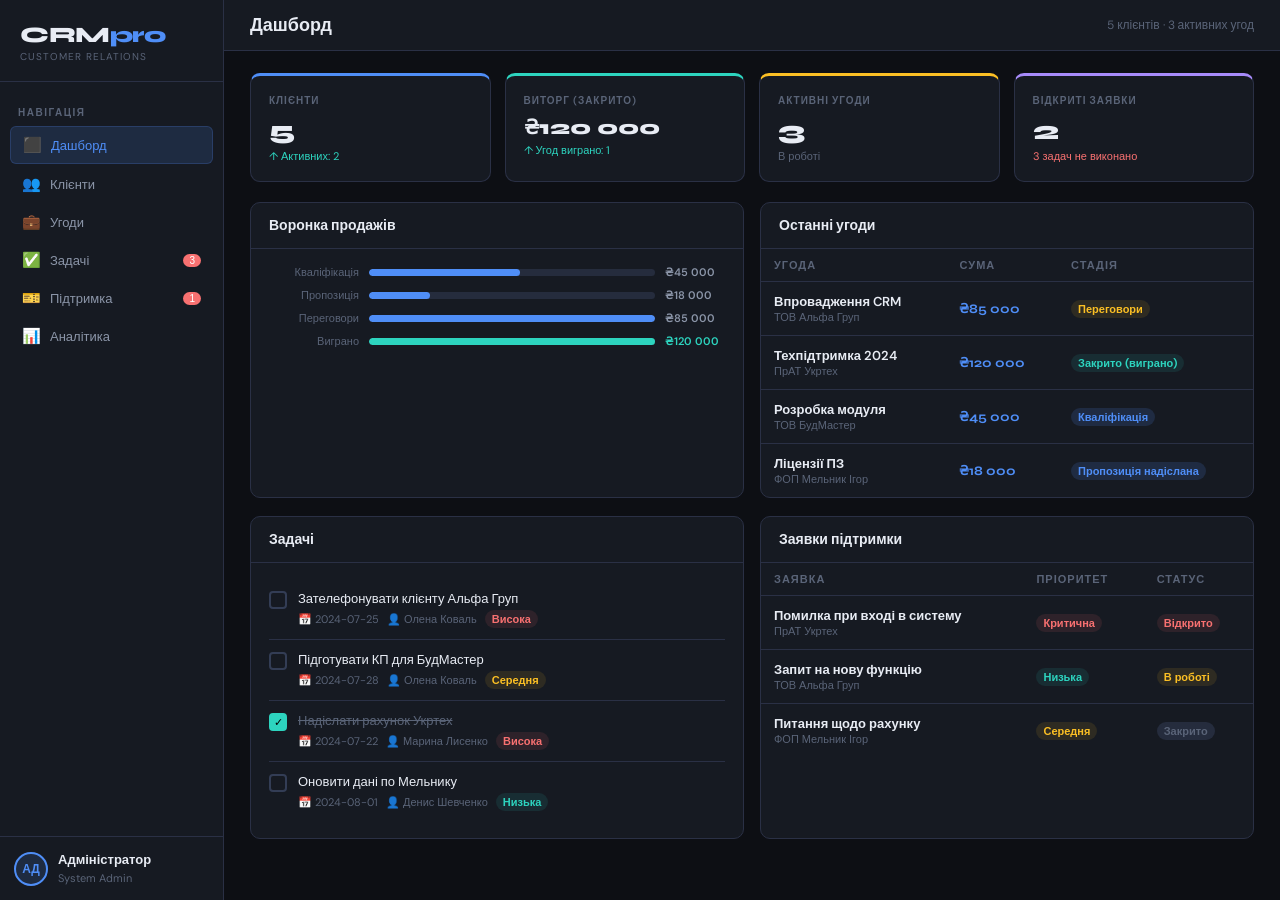
<file: CRMpro.html>
<!DOCTYPE html>
<html lang="uk">
<head>
<meta charset="UTF-8"/>
<meta name="viewport" content="width=device-width, initial-scale=1.0"/>
<title>CRMpro — Customer Relationship Management</title>
<link href="https://fonts.googleapis.com/css2?family=Syne:wght@400;500;600;700;800&family=DM+Sans:wght@300;400;500;600&display=swap" rel="stylesheet"/>
<style>
*{box-sizing:border-box;margin:0;padding:0}
:root{
  --bg:#0D0F14;--surf:#161A22;--surf2:#1E2330;--surf3:#252C3D;
  --brd:#2A3045;--brd2:#333D55;
  --acc:#4F8EF7;--acc2:#3B6FD4;--acc-glow:rgba(79,142,247,.15);
  --grn:#2DD4BF;--grn-bg:rgba(45,212,191,.1);
  --red:#F87171;--red-bg:rgba(248,113,113,.1);
  --amb:#FBBF24;--amb-bg:rgba(251,191,36,.1);
  --pur:#A78BFA;--pur-bg:rgba(167,139,250,.1);
  --tx:#E8ECF4;--tx2:#8B95A8;--tx3:#5A6478;
  --fh:'Syne',sans-serif;--fb:'DM Sans',sans-serif;
  --r:10px;--r2:6px;
}
body{background:var(--bg);color:var(--tx);font-family:var(--fb);font-size:14px;min-height:100vh;display:flex}
/* SIDEBAR */
.sidebar{width:224px;background:var(--surf);border-right:1px solid var(--brd);display:flex;flex-direction:column;flex-shrink:0;position:fixed;height:100vh;z-index:10;overflow-y:auto}
.logo{padding:22px 20px 18px;border-bottom:1px solid var(--brd)}
.logo h1{font-family:var(--fh);font-size:22px;font-weight:800;letter-spacing:-0.5px}
.logo h1 span{color:var(--acc)}
.logo p{font-size:10px;color:var(--tx3);margin-top:2px;letter-spacing:1px;text-transform:uppercase}
.nav{padding:14px 10px;flex:1;display:flex;flex-direction:column;gap:2px}
.nav-sec{font-size:10px;color:var(--tx3);letter-spacing:1.5px;text-transform:uppercase;padding:10px 8px 5px;font-weight:600}
.nav-item{display:flex;align-items:center;gap:10px;padding:9px 12px;border-radius:var(--r2);cursor:pointer;color:var(--tx2);font-size:13px;font-weight:500;transition:all .15s;border:none;background:none;width:100%;text-align:left;position:relative}
.nav-item:hover{background:var(--surf2);color:var(--tx)}
.nav-item.active{background:var(--acc-glow);color:var(--acc);border:1px solid rgba(79,142,247,.2)}
.nav-item .ico{width:18px;text-align:center;font-size:15px;flex-shrink:0}
.badge{display:inline-flex;align-items:center;padding:2px 7px;border-radius:999px;font-size:11px;font-weight:700}
.nb{margin-left:auto;background:var(--red);color:#fff;font-size:10px;padding:1px 6px;border-radius:999px}
.sb-foot{padding:14px;border-top:1px solid var(--brd);margin-top:auto}
.user-row{display:flex;align-items:center;gap:10px}
.avatar{width:34px;height:34px;border-radius:50%;background:var(--acc-glow);border:2px solid var(--acc);display:flex;align-items:center;justify-content:center;font-size:12px;font-weight:700;color:var(--acc);flex-shrink:0}
.user-row .ui p{font-size:13px;font-weight:600}
.user-row .ui span{font-size:11px;color:var(--tx3)}
/* MAIN */
.main{margin-left:224px;flex:1;display:flex;flex-direction:column;min-height:100vh;min-width:0}
.topbar{background:var(--surf);border-bottom:1px solid var(--brd);padding:14px 26px;display:flex;align-items:center;justify-content:space-between;position:sticky;top:0;z-index:5}
.topbar h2{font-family:var(--fh);font-size:18px;font-weight:700}
.topbar-meta{font-size:12px;color:var(--tx3)}
.content{padding:22px 26px;flex:1}
/* BUTTONS */
.btn{display:inline-flex;align-items:center;gap:6px;padding:8px 15px;border-radius:var(--r2);font-size:13px;font-weight:600;cursor:pointer;border:none;transition:all .15s;font-family:var(--fb)}
.btn-primary{background:var(--acc);color:#fff}.btn-primary:hover{background:var(--acc2)}
.btn-ghost{background:var(--surf2);color:var(--tx2);border:1px solid var(--brd)}.btn-ghost:hover{color:var(--tx);border-color:var(--brd2)}
.btn-sm{padding:5px 11px;font-size:12px}
.btn-danger{background:var(--red-bg);color:var(--red);border:1px solid rgba(248,113,113,.2)}
/* CARDS */
.stats-grid{display:grid;grid-template-columns:repeat(4,1fr);gap:14px;margin-bottom:20px}
.stat{background:var(--surf);border:1px solid var(--brd);border-radius:var(--r);padding:18px}
.stat .lbl{font-size:10px;color:var(--tx3);text-transform:uppercase;letter-spacing:1px;font-weight:600;margin-bottom:8px}
.stat .val{font-family:var(--fh);font-size:26px;font-weight:800;margin-bottom:3px}
.stat .sub{font-size:11px;color:var(--tx3)}
.stat .sub.up{color:var(--grn)}.stat .sub.dn{color:var(--red)}
.s-acc{border-top:3px solid var(--acc)}.s-grn{border-top:3px solid var(--grn)}
.s-amb{border-top:3px solid var(--amb)}.s-pur{border-top:3px solid var(--pur)}
/* TABLE CARD */
.card{background:var(--surf);border:1px solid var(--brd);border-radius:var(--r);overflow:hidden;margin-bottom:18px}
.card-hd{padding:14px 18px;border-bottom:1px solid var(--brd);display:flex;align-items:center;justify-content:space-between}
.card-title{font-family:var(--fh);font-size:14px;font-weight:700}
.card-body{padding:16px 18px}
table{width:100%;border-collapse:collapse}
th{text-align:left;padding:9px 13px;font-size:11px;color:var(--tx3);text-transform:uppercase;letter-spacing:1px;font-weight:600;border-bottom:1px solid var(--brd)}
td{padding:11px 13px;border-bottom:1px solid var(--brd);font-size:13px;color:var(--tx2)}
tr:last-child td{border-bottom:none}
tr:hover td{background:var(--surf2);color:var(--tx)}
/* BADGES */
.bg-grn{background:var(--grn-bg);color:var(--grn)}
.bg-blu{background:var(--acc-glow);color:var(--acc)}
.bg-amb{background:var(--amb-bg);color:var(--amb)}
.bg-red{background:var(--red-bg);color:var(--red)}
.bg-pur{background:var(--pur-bg);color:var(--pur)}
.bg-gry{background:var(--surf3);color:var(--tx3)}
/* PIPELINE */
.pipeline{display:grid;grid-template-columns:repeat(3,1fr);gap:12px;margin-bottom:18px}
.pipe-col{background:var(--surf);border:1px solid var(--brd);border-radius:var(--r);padding:12px}
.pipe-col-hd{font-size:11px;font-weight:700;text-transform:uppercase;letter-spacing:1px;color:var(--tx3);margin-bottom:10px;padding-bottom:8px;border-bottom:1px solid var(--brd);display:flex;justify-content:space-between}
.pcard{background:var(--surf2);border:1px solid var(--brd);border-radius:var(--r2);padding:11px;margin-bottom:7px}
.pcard h4{font-size:13px;font-weight:600;color:var(--tx);margin-bottom:3px}
.pcard .pc{font-size:11px;color:var(--tx3);margin-bottom:6px}
.pcard .pa{font-family:var(--fh);font-size:14px;font-weight:700;color:var(--acc)}
.pbar{height:3px;border-radius:2px;background:var(--surf3);margin-top:7px}
.pbar-f{height:3px;border-radius:2px;background:var(--acc)}
/* MODAL */
.overlay{position:fixed;inset:0;background:rgba(0,0,0,.72);z-index:100;display:flex;align-items:center;justify-content:center;backdrop-filter:blur(4px)}
.modal{background:var(--surf);border:1px solid var(--brd2);border-radius:var(--r);width:500px;max-height:82vh;overflow-y:auto;box-shadow:0 8px 40px rgba(0,0,0,.5)}
.modal-hd{padding:18px 22px 14px;border-bottom:1px solid var(--brd);display:flex;align-items:center;justify-content:space-between}
.modal-hd h3{font-family:var(--fh);font-size:16px;font-weight:700}
.mc{background:none;border:none;color:var(--tx3);font-size:22px;cursor:pointer;line-height:1}
.modal-body{padding:18px 22px}
.modal-ft{padding:14px 22px;border-top:1px solid var(--brd);display:flex;justify-content:flex-end;gap:8px}
.form-row{display:grid;grid-template-columns:1fr 1fr;gap:12px;margin-bottom:12px}
.fg{margin-bottom:12px}
.fg label{display:block;font-size:11px;font-weight:600;color:var(--tx3);margin-bottom:5px;text-transform:uppercase;letter-spacing:.5px}
.fg input,.fg select,.fg textarea{width:100%;background:var(--surf2);border:1px solid var(--brd);border-radius:var(--r2);padding:8px 11px;color:var(--tx);font-family:var(--fb);font-size:13px;outline:none;transition:border-color .15s}
.fg input:focus,.fg select:focus{border-color:var(--acc)}
.fg select option{background:var(--surf2)}
/* SEARCH */
.sbar{display:flex;align-items:center;gap:10px;margin-bottom:18px}
.sinput{flex:1;background:var(--surf);border:1px solid var(--brd);border-radius:var(--r2);padding:9px 13px;color:var(--tx);font-size:13px;outline:none;font-family:var(--fb)}
.sinput:focus{border-color:var(--acc)}
.sinput::placeholder{color:var(--tx3)}
/* TASKS */
.titem{display:flex;align-items:flex-start;gap:11px;padding:11px 0;border-bottom:1px solid var(--brd)}
.titem:last-child{border-bottom:none}
.tchk{width:18px;height:18px;border-radius:4px;border:2px solid var(--brd2);cursor:pointer;flex-shrink:0;margin-top:1px;display:flex;align-items:center;justify-content:center;font-size:11px;transition:all .15s}
.tchk.done{background:var(--grn);border-color:var(--grn);color:#000}
.ti h4{font-size:13px;font-weight:500;color:var(--tx);margin-bottom:3px}
.ti h4.done{text-decoration:line-through;color:var(--tx3)}
.ti .meta{display:flex;gap:8px;font-size:11px;color:var(--tx3);flex-wrap:wrap;align-items:center}
/* CHART */
.cbar-row{display:flex;align-items:center;gap:10px;margin-bottom:9px}
.cbar-lbl{width:90px;font-size:11px;color:var(--tx3);text-align:right;flex-shrink:0;overflow:hidden;text-overflow:ellipsis;white-space:nowrap}
.cbar-tr{flex:1;height:7px;background:var(--surf3);border-radius:4px;overflow:hidden}
.cbar-fl{height:7px;border-radius:4px}
.cbar-v{width:60px;font-size:11px;font-weight:600;color:var(--tx2)}
/* GRID */
.g2{display:grid;grid-template-columns:1fr 1fr;gap:16px}
.g3{display:grid;grid-template-columns:1fr 1fr 1fr;gap:14px}
/* NOTIF */
.notif{position:fixed;top:18px;right:18px;background:var(--surf2);border:1px solid var(--grn);border-radius:var(--r2);padding:11px 18px;font-size:13px;color:var(--grn);z-index:200;animation:sli .2s ease;box-shadow:0 4px 20px rgba(0,0,0,.4)}
@keyframes sli{from{opacity:0;transform:translateX(16px)}to{opacity:1;transform:none}}
/* SELECT inline */
.sel-inline{background:var(--surf2);border:1px solid var(--brd);border-radius:var(--r2);padding:4px 8px;color:var(--tx);font-size:12px;font-family:var(--fb);outline:none}
.sel-inline:focus{border-color:var(--acc)}
.sel-inline option{background:var(--surf2)}
/* SCROLLBAR */
::-webkit-scrollbar{width:4px;height:4px}
::-webkit-scrollbar-track{background:var(--surf)}
::-webkit-scrollbar-thumb{background:var(--brd2);border-radius:2px}
.arow{display:flex;gap:5px}
.bold-tx{font-weight:600;color:var(--tx)}
.acc-tx{font-weight:700;color:var(--acc);font-family:var(--fh)}
.sm-tx{font-size:11px;color:var(--tx3)}
.range-wrap label{display:block;font-size:11px;font-weight:600;color:var(--tx3);margin-bottom:5px;text-transform:uppercase;letter-spacing:.5px}
input[type=range]{width:100%;accent-color:var(--acc)}
</style>
</head>
<body>

<!-- SIDEBAR -->
<aside class="sidebar" id="sidebar">
  <div class="logo">
    <h1>CRM<span>pro</span></h1>
    <p>Customer Relations</p>
  </div>
  <nav class="nav">
    <div class="nav-sec">Навігація</div>
    <button class="nav-item active" onclick="nav('dashboard',this)"><span class="ico">⬛</span>Дашборд</button>
    <button class="nav-item" onclick="nav('clients',this)"><span class="ico">👥</span>Клієнти</button>
    <button class="nav-item" onclick="nav('deals',this)"><span class="ico">💼</span>Угоди</button>
    <button class="nav-item" id="nav-tasks" onclick="nav('tasks',this)"><span class="ico">✅</span>Задачі<span class="nb" id="tasks-badge" style="display:none"></span></button>
    <button class="nav-item" id="nav-support" onclick="nav('support',this)"><span class="ico">🎫</span>Підтримка<span class="nb" id="tickets-badge" style="display:none"></span></button>
    <button class="nav-item" onclick="nav('analytics',this)"><span class="ico">📊</span>Аналітика</button>
  </nav>
  <div class="sb-foot">
    <div class="user-row">
      <div class="avatar">АД</div>
      <div class="ui"><p>Адміністратор</p><span>System Admin</span></div>
    </div>
  </div>
</aside>

<!-- MAIN -->
<main class="main">
  <div class="topbar">
    <h2 id="page-title">Дашборд</h2>
    <div class="topbar-meta" id="topbar-meta"></div>
  </div>
  <div class="content" id="content"></div>
</main>

<!-- MODAL -->
<div class="overlay" id="overlay" style="display:none" onclick="if(event.target===this)closeModal()">
  <div class="modal">
    <div class="modal-hd"><h3 id="modal-title"></h3><button class="mc" onclick="closeModal()">×</button></div>
    <div class="modal-body" id="modal-body"></div>
    <div class="modal-ft" id="modal-ft"></div>
  </div>
</div>

<!-- NOTIF -->
<div class="notif" id="notif" style="display:none"></div>

<script>
// ── DATA ─────────────────────────────────────────────────────────────────────
let clients = [
  {id:1,name:"ТОВ Альфа Груп",email:"info@alpha.ua",phone:"+380 44 123-45-67",status:"Активний",segment:"Enterprise",manager:"Олена Коваль",deals:3,created:"2024-01-15"},
  {id:2,name:"ФОП Мельник Ігор",email:"i.melnyk@gmail.com",phone:"+380 67 234-56-78",status:"Активний",segment:"SMB",manager:"Денис Шевченко",deals:1,created:"2024-02-20"},
  {id:3,name:"ТОВ БудМастер",email:"bud@master.ua",phone:"+380 50 345-67-89",status:"Потенційний",segment:"SMB",manager:"Олена Коваль",deals:0,created:"2024-03-05"},
  {id:4,name:"ПрАТ Укртех",email:"info@ukrtech.ua",phone:"+380 63 456-78-90",status:"VIP",segment:"Enterprise",manager:"Марина Лисенко",deals:7,created:"2023-11-10"},
  {id:5,name:"ТОВ Нова Хвиля",email:"nova@hvylya.ua",phone:"+380 73 567-89-01",status:"Неактивний",segment:"Startup",manager:"Денис Шевченко",deals:2,created:"2024-04-01"},
];
let deals = [
  {id:1,title:"Впровадження CRM",client:"ТОВ Альфа Груп",amount:85000,stage:"Переговори",probability:70,manager:"Олена Коваль",deadline:"2024-08-30",status:"active"},
  {id:2,title:"Техпідтримка 2024",client:"ПрАТ Укртех",amount:120000,stage:"Закрито (виграно)",probability:100,manager:"Марина Лисенко",deadline:"2024-12-31",status:"won"},
  {id:3,title:"Розробка модуля",client:"ТОВ БудМастер",amount:45000,stage:"Кваліфікація",probability:30,manager:"Олена Коваль",deadline:"2024-09-15",status:"active"},
  {id:4,title:"Ліцензії ПЗ",client:"ФОП Мельник Ігор",amount:18000,stage:"Пропозиція надіслана",probability:50,manager:"Денис Шевченко",deadline:"2024-07-20",status:"active"},
  {id:5,title:"Консалтинг Q3",client:"ПрАТ Укртех",amount:32000,stage:"Закрито (програно)",probability:0,manager:"Марина Лисенко",deadline:"2024-06-01",status:"lost"},
];
let tasks = [
  {id:1,title:"Зателефонувати клієнту Альфа Груп",client:"ТОВ Альфа Груп",priority:"Висока",due:"2024-07-25",done:false,assignee:"Олена Коваль"},
  {id:2,title:"Підготувати КП для БудМастер",client:"ТОВ БудМастер",priority:"Середня",due:"2024-07-28",done:false,assignee:"Олена Коваль"},
  {id:3,title:"Надіслати рахунок Укртех",client:"ПрАТ Укртех",priority:"Висока",due:"2024-07-22",done:true,assignee:"Марина Лисенко"},
  {id:4,title:"Оновити дані по Мельнику",client:"ФОП Мельник Ігор",priority:"Низька",due:"2024-08-01",done:false,assignee:"Денис Шевченко"},
];
let tickets = [
  {id:1,title:"Помилка при вході в систему",client:"ПрАТ Укртех",priority:"Критична",status:"Відкрито",created:"2024-07-20",assignee:"Марина Лисенко"},
  {id:2,title:"Запит на нову функцію",client:"ТОВ Альфа Груп",priority:"Низька",status:"В роботі",created:"2024-07-18",assignee:"Олена Коваль"},
  {id:3,title:"Питання щодо рахунку",client:"ФОП Мельник Ігор",priority:"Середня",status:"Закрито",created:"2024-07-10",assignee:"Денис Шевченко"},
];

const STAGES=["Кваліфікація","Пропозиція надіслана","Переговори","Закрито (виграно)","Закрито (програно)"];
const MANAGERS=["Олена Коваль","Денис Шевченко","Марина Лисенко"];
const SEGMENTS=["Enterprise","SMB","Startup"];
const STATUSES=["Активний","Потенційний","VIP","Неактивний"];
const PRIORITIES=["Низька","Середня","Висока","Критична"];

// ── HELPERS ───────────────────────────────────────────────────────────────────
const fm = n => '₴'+Number(n).toLocaleString('uk-UA');
const esc = s => String(s).replace(/&/g,'&amp;').replace(/</g,'&lt;').replace(/>/g,'&gt;').replace(/"/g,'&quot;');

function stageBadge(s){
  if(s.includes('виграно')) return `<span class="badge bg-grn">${esc(s)}</span>`;
  if(s.includes('програно')) return `<span class="badge bg-red">${esc(s)}</span>`;
  if(s.includes('Переговори')) return `<span class="badge bg-amb">${esc(s)}</span>`;
  return `<span class="badge bg-blu">${esc(s)}</span>`;
}
function statusBadge(s){
  const m={Активний:'bg-grn',VIP:'bg-pur',Потенційний:'bg-blu',Неактивний:'bg-gry'};
  return `<span class="badge ${m[s]||'bg-gry'}">${esc(s)}</span>`;
}
function priBadge(p){
  const m={Висока:'bg-red',Критична:'bg-red',Середня:'bg-amb',Низька:'bg-grn'};
  return `<span class="badge ${m[p]||'bg-gry'}">${esc(p)}</span>`;
}
function tickBadge(s){
  const m={Відкрито:'bg-red','В роботі':'bg-amb',Закрито:'bg-gry'};
  return `<span class="badge ${m[s]||'bg-blu'}">${esc(s)}</span>`;
}
function segBadge(s){ return `<span class="badge bg-blu">${esc(s)}</span>`; }

function selOpts(arr,val){ return arr.map(o=>`<option${o===val?' selected':''}>${esc(o)}</option>`).join(''); }
function clientOpts(val=''){
  return `<option value="">Оберіть клієнта</option>`+clients.map(c=>`<option${c.name===val?' selected':''}>${esc(c.name)}</option>`).join('');
}

let notifTimer;
function notify(msg){
  const el=document.getElementById('notif');
  el.textContent='✓ '+msg; el.style.display='block';
  clearTimeout(notifTimer);
  notifTimer=setTimeout(()=>el.style.display='none',2500);
}

function updateBadges(){
  const tb=document.getElementById('tasks-badge');
  const cnt=tasks.filter(t=>!t.done).length;
  tb.textContent=cnt; tb.style.display=cnt?'':'none';
  const sb=document.getElementById('tickets-badge');
  const sc=tickets.filter(t=>t.status==='Відкрито').length;
  sb.textContent=sc; sb.style.display=sc?'':'none';
  const tm=document.getElementById('topbar-meta');
  if(tm) tm.textContent=`${clients.length} клієнтів · ${deals.filter(d=>d.status==='active').length} активних угод`;
}

// ── MODAL ─────────────────────────────────────────────────────────────────────
function openModal(title,body,footerHTML){
  document.getElementById('modal-title').textContent=title;
  document.getElementById('modal-body').innerHTML=body;
  document.getElementById('modal-ft').innerHTML=footerHTML;
  document.getElementById('overlay').style.display='flex';
}
function closeModal(){ document.getElementById('overlay').style.display='none'; }

// ── NAV ───────────────────────────────────────────────────────────────────────
let curPage='dashboard';
function nav(page,el){
  document.querySelectorAll('.nav-item').forEach(i=>i.classList.remove('active'));
  el.classList.add('active');
  curPage=page;
  const titles={dashboard:'Дашборд',clients:'Клієнти',deals:'Угоди',tasks:'Задачі',support:'Підтримка',analytics:'Аналітика'};
  document.getElementById('page-title').textContent=titles[page];
  render();
}

// ── RENDER ────────────────────────────────────────────────────────────────────
function render(){
  updateBadges();
  const c=document.getElementById('content');
  if(curPage==='dashboard') c.innerHTML=renderDashboard();
  else if(curPage==='clients') c.innerHTML=renderClients();
  else if(curPage==='deals') c.innerHTML=renderDeals();
  else if(curPage==='tasks') c.innerHTML=renderTasks();
  else if(curPage==='support') c.innerHTML=renderSupport();
  else if(curPage==='analytics') c.innerHTML=renderAnalytics();
}

// ── DASHBOARD ─────────────────────────────────────────────────────────────────
function renderDashboard(){
  const won=deals.filter(d=>d.status==='won');
  const rev=won.reduce((s,d)=>s+d.amount,0);
  const active=deals.filter(d=>d.status==='active').length;
  const openT=tickets.filter(t=>t.status!=='Закрито').length;
  const pendT=tasks.filter(t=>!t.done).length;

  const stages=['Кваліфікація','Пропозиція надіслана','Переговори'];
  const maxS=Math.max(...stages.map(s=>deals.filter(d=>d.stage===s).reduce((a,b)=>a+b.amount,0)),1);
  const barsHTML=stages.map(s=>{
    const sum=deals.filter(d=>d.stage===s).reduce((a,b)=>a+b.amount,0);
    return `<div class="cbar-row"><div class="cbar-lbl">${s.split(' ')[0]}</div><div class="cbar-tr"><div class="cbar-fl" style="width:${sum/maxS*100}%;background:var(--acc)"></div></div><div class="cbar-v">${fm(sum)}</div></div>`;
  }).join('')+`<div class="cbar-row"><div class="cbar-lbl">Виграно</div><div class="cbar-tr"><div class="cbar-fl" style="width:${rev/maxS*100}%;background:var(--grn)"></div></div><div class="cbar-v" style="color:var(--grn)">${fm(rev)}</div></div>`;

  const recentDeals=deals.slice(0,4).map(d=>`<tr><td><div class="bold-tx">${esc(d.title)}</div><div class="sm-tx">${esc(d.client)}</div></td><td class="acc-tx">${fm(d.amount)}</td><td>${stageBadge(d.stage)}</td></tr>`).join('');
  const taskList=tasks.slice(0,4).map(t=>`
    <div class="titem">
      <div class="tchk${t.done?' done':''}" onclick="toggleTask(${t.id})">${t.done?'✓':''}</div>
      <div class="ti"><h4 class="${t.done?'done':''}">${esc(t.title)}</h4>
        <div class="meta"><span>📅 ${t.due}</span><span>👤 ${esc(t.assignee)}</span>${priBadge(t.priority)}</div>
      </div>
    </div>`).join('');
  const tickList=tickets.map(t=>`<tr><td><div class="bold-tx">${esc(t.title)}</div><div class="sm-tx">${esc(t.client)}</div></td><td>${priBadge(t.priority)}</td><td>${tickBadge(t.status)}</td></tr>`).join('');

  return `
  <div class="stats-grid">
    <div class="stat s-acc"><div class="lbl">Клієнти</div><div class="val">${clients.length}</div><div class="sub up">↑ Активних: ${clients.filter(c=>c.status==='Активний').length}</div></div>
    <div class="stat s-grn"><div class="lbl">Виторг (закрито)</div><div class="val" style="font-size:20px">${fm(rev)}</div><div class="sub up">↑ Угод виграно: ${won.length}</div></div>
    <div class="stat s-amb"><div class="lbl">Активні угоди</div><div class="val">${active}</div><div class="sub">В роботі</div></div>
    <div class="stat s-pur"><div class="lbl">Відкриті заявки</div><div class="val">${openT}</div><div class="sub dn">${pendT} задач не виконано</div></div>
  </div>
  <div class="g2">
    <div class="card"><div class="card-hd"><div class="card-title">Воронка продажів</div></div><div class="card-body">${barsHTML}</div></div>
    <div class="card"><div class="card-hd"><div class="card-title">Останні угоди</div></div><table><thead><tr><th>Угода</th><th>Сума</th><th>Стадія</th></tr></thead><tbody>${recentDeals}</tbody></table></div>
  </div>
  <div class="g2">
    <div class="card"><div class="card-hd"><div class="card-title">Задачі</div></div><div class="card-body">${taskList}</div></div>
    <div class="card"><div class="card-hd"><div class="card-title">Заявки підтримки</div></div><table><thead><tr><th>Заявка</th><th>Пріоритет</th><th>Статус</th></tr></thead><tbody>${tickList}</tbody></table></div>
  </div>`;
}

// ── CLIENTS ───────────────────────────────────────────────────────────────────
function renderClients(q=''){
  const list=q?clients.filter(c=>c.name.toLowerCase().includes(q.toLowerCase())||c.email.toLowerCase().includes(q.toLowerCase())):clients;
  const rows=list.map(c=>`<tr>
    <td><div class="bold-tx">${esc(c.name)}</div><div class="sm-tx">${esc(c.created)}</div></td>
    <td><div>${esc(c.email)}</div><div class="sm-tx">${esc(c.phone)}</div></td>
    <td>${esc(c.manager)}</td><td>${segBadge(c.segment)}</td><td>${statusBadge(c.status)}</td>
    <td class="acc-tx">${c.deals}</td>
    <td><div class="arow"><button class="btn btn-ghost btn-sm" onclick="viewClient(${c.id})">Деталі</button><button class="btn btn-danger btn-sm" onclick="delClient(${c.id})">✕</button></div></td>
  </tr>`).join('');
  return `
  <div class="sbar">
    <input class="sinput" placeholder="🔍 Пошук клієнтів..." oninput="searchClients(this.value)" value="${esc(q)}"/>
    <button class="btn btn-primary" onclick="addClientModal()">+ Новий клієнт</button>
  </div>
  <div class="card"><div class="card-hd"><div class="card-title">Клієнтська база (${list.length})</div></div>
  <table><thead><tr><th>Компанія</th><th>Контакт</th><th>Менеджер</th><th>Сегмент</th><th>Статус</th><th>Угоди</th><th>Дії</th></tr></thead>
  <tbody>${rows}</tbody></table></div>`;
}
function searchClients(q){ document.getElementById('content').innerHTML=renderClients(q); }

function addClientModal(){
  openModal('Новий клієнт',`
    <div class="form-row">
      <div class="fg"><label>Назва *</label><input id="cn" placeholder="ТОВ Приклад"/></div>
      <div class="fg"><label>Email *</label><input id="ce" placeholder="info@company.ua"/></div>
    </div>
    <div class="form-row">
      <div class="fg"><label>Телефон</label><input id="cp" placeholder="+380 XX XXX-XX-XX"/></div>
      <div class="fg"><label>Сегмент</label><select id="cs">${selOpts(SEGMENTS,'SMB')}</select></div>
    </div>
    <div class="form-row">
      <div class="fg"><label>Статус</label><select id="cst">${selOpts(STATUSES,'Активний')}</select></div>
      <div class="fg"><label>Менеджер</label><select id="cm">${selOpts(MANAGERS,'Олена Коваль')}</select></div>
    </div>`,
    `<button class="btn btn-ghost" onclick="closeModal()">Скасувати</button>
     <button class="btn btn-primary" onclick="saveClient()">Зберегти</button>`);
}
function saveClient(){
  const n=document.getElementById('cn').value.trim();
  const e=document.getElementById('ce').value.trim();
  if(!n||!e){alert('Заповніть обов\'язкові поля');return;}
  clients.push({id:Date.now(),name:n,email:e,phone:document.getElementById('cp').value,
    status:document.getElementById('cst').value,segment:document.getElementById('cs').value,
    manager:document.getElementById('cm').value,deals:0,created:new Date().toISOString().slice(0,10)});
  closeModal(); notify('Клієнта додано'); render();
}
function delClient(id){ if(confirm('Видалити клієнта?')){clients=clients.filter(c=>c.id!==id);notify('Видалено');render();} }
function viewClient(id){
  const c=clients.find(x=>x.id===id);
  openModal(c.name,`
    <div class="form-row"><div class="fg"><label>Email</label><input readonly value="${esc(c.email)}"/></div><div class="fg"><label>Телефон</label><input readonly value="${esc(c.phone)}"/></div></div>
    <div class="form-row"><div class="fg"><label>Сегмент</label><input readonly value="${esc(c.segment)}"/></div><div class="fg"><label>Статус</label><input readonly value="${esc(c.status)}"/></div></div>
    <div class="form-row"><div class="fg"><label>Менеджер</label><input readonly value="${esc(c.manager)}"/></div><div class="fg"><label>Угод</label><input readonly value="${c.deals}"/></div></div>
    <div class="fg"><label>Дата реєстрації</label><input readonly value="${esc(c.created)}"/></div>`,
    `<button class="btn btn-ghost" onclick="closeModal()">Закрити</button>`);
}

// ── DEALS ─────────────────────────────────────────────────────────────────────
function renderDeals(){
  const pipeline=STAGES.slice(0,3).map(stage=>{
    const dcards=deals.filter(d=>d.stage===stage).map(d=>`
      <div class="pcard">
        <h4>${esc(d.title)}</h4><div class="pc">🏢 ${esc(d.client)}</div>
        <div style="display:flex;justify-content:space-between;align-items:center">
          <div class="pa">${fm(d.amount)}</div><span class="sm-tx">${d.probability}%</span>
        </div>
        <div class="pbar"><div class="pbar-f" style="width:${d.probability}%"></div></div>
        <div class="sm-tx" style="margin-top:6px">👤 ${esc(d.manager)} · 📅 ${esc(d.deadline)}</div>
      </div>`).join('');
    return `<div class="pipe-col"><div class="pipe-col-hd">${esc(stage)}<span>${deals.filter(d=>d.stage===stage).length}</span></div>${dcards}</div>`;
  }).join('');

  const rows=deals.map(d=>`<tr>
    <td class="bold-tx">${esc(d.title)}</td><td>${esc(d.client)}</td>
    <td class="acc-tx">${fm(d.amount)}</td>
    <td><select class="sel-inline" onchange="changeDealStage(${d.id},this.value)">${selOpts(STAGES,d.stage)}</select></td>
    <td>${esc(d.manager)}</td><td class="sm-tx">${esc(d.deadline)}</td>
    <td><button class="btn btn-danger btn-sm" onclick="delDeal(${d.id})">✕</button></td>
  </tr>`).join('');

  const won=deals.filter(d=>d.status==='won').length;
  const lost=deals.filter(d=>d.status==='lost').length;
  const act=deals.filter(d=>d.status==='active').length;
  return `
  <div class="sbar">
    <div style="display:flex;gap:10px;flex:1">
      <div class="card" style="padding:8px 14px;margin:0;display:flex;gap:8px;align-items:center"><span style="font-size:13px;color:var(--tx2)">Активні</span><span class="badge bg-blu">${act}</span></div>
      <div class="card" style="padding:8px 14px;margin:0;display:flex;gap:8px;align-items:center"><span style="font-size:13px;color:var(--tx2)">Виграно</span><span class="badge bg-grn">${won}</span></div>
      <div class="card" style="padding:8px 14px;margin:0;display:flex;gap:8px;align-items:center"><span style="font-size:13px;color:var(--tx2)">Програно</span><span class="badge bg-red">${lost}</span></div>
    </div>
    <button class="btn btn-primary" onclick="addDealModal()">+ Нова угода</button>
  </div>
  <div class="pipeline">${pipeline}</div>
  <div class="card"><div class="card-hd"><div class="card-title">Всі угоди (${deals.length})</div></div>
  <table><thead><tr><th>Угода</th><th>Клієнт</th><th>Сума</th><th>Стадія</th><th>Менеджер</th><th>Дедлайн</th><th>Дії</th></tr></thead>
  <tbody>${rows}</tbody></table></div>`;
}
function changeDealStage(id,stage){
  const status=stage.includes('виграно')?'won':stage.includes('програно')?'lost':'active';
  deals=deals.map(d=>d.id===id?{...d,stage,status}:d);
  notify('Стадію оновлено'); render();
}
function delDeal(id){ if(confirm('Видалити угоду?')){deals=deals.filter(d=>d.id!==id);notify('Видалено');render();} }
function addDealModal(){
  openModal('Нова угода',`
    <div class="form-row">
      <div class="fg"><label>Назва *</label><input id="dt" placeholder="Назва проєкту"/></div>
      <div class="fg"><label>Клієнт *</label><select id="dc">${clientOpts()}</select></div>
    </div>
    <div class="form-row">
      <div class="fg"><label>Сума (₴) *</label><input id="da" type="number" placeholder="50000"/></div>
      <div class="fg"><label>Стадія</label><select id="ds">${selOpts(STAGES,'Кваліфікація')}</select></div>
    </div>
    <div class="form-row">
      <div class="fg"><label>Менеджер</label><select id="dm">${selOpts(MANAGERS,'Олена Коваль')}</select></div>
      <div class="fg"><label>Дедлайн</label><input id="dd" type="date"/></div>
    </div>
    <div class="range-wrap"><label>Вірогідність: <span id="pv">30</span>%</label>
      <input type="range" id="dp" min="0" max="100" value="30" oninput="document.getElementById('pv').textContent=this.value"/>
    </div>`,
    `<button class="btn btn-ghost" onclick="closeModal()">Скасувати</button>
     <button class="btn btn-primary" onclick="saveDeal()">Зберегти</button>`);
}
function saveDeal(){
  const t=document.getElementById('dt').value.trim();
  const c=document.getElementById('dc').value;
  const a=document.getElementById('da').value;
  if(!t||!c||!a){alert('Заповніть обов\'язкові поля');return;}
  const stage=document.getElementById('ds').value;
  const status=stage.includes('виграно')?'won':stage.includes('програно')?'lost':'active';
  deals.push({id:Date.now(),title:t,client:c,amount:Number(a),stage,status,
    probability:Number(document.getElementById('dp').value),
    manager:document.getElementById('dm').value,
    deadline:document.getElementById('dd').value});
  closeModal(); notify('Угоду створено'); render();
}

// ── TASKS ─────────────────────────────────────────────────────────────────────
function renderTasks(){
  const pending=tasks.filter(t=>!t.done);
  const done=tasks.filter(t=>t.done);
  const pHTML=pending.length?pending.map(t=>`
    <div class="titem">
      <div class="tchk" onclick="toggleTask(${t.id})"></div>
      <div class="ti"><h4>${esc(t.title)}</h4>
        <div class="meta">${t.client?`<span>🏢 ${esc(t.client)}</span>`:''}<span>📅 ${esc(t.due)}</span><span>👤 ${esc(t.assignee)}</span>${priBadge(t.priority)}</div>
      </div>
      <button class="btn btn-danger btn-sm" onclick="delTask(${t.id})" style="margin-left:auto">✕</button>
    </div>`).join(''):`<div style="color:var(--tx3);text-align:center;padding:24px;font-size:13px">Всі задачі виконано 🎉</div>`;
  const dHTML=done.length?done.map(t=>`
    <div class="titem" style="opacity:.55">
      <div class="tchk done" onclick="toggleTask(${t.id})">✓</div>
      <div class="ti"><h4 class="done">${esc(t.title)}</h4><div class="meta"><span>👤 ${esc(t.assignee)}</span></div></div>
      <button class="btn btn-danger btn-sm" onclick="delTask(${t.id})" style="margin-left:auto">✕</button>
    </div>`).join(''):`<div style="color:var(--tx3);text-align:center;padding:24px;font-size:13px">Ще нічого не виконано</div>`;

  return `
  <div class="sbar">
    <div style="display:flex;gap:10px;flex:1">
      <div class="card" style="padding:8px 14px;margin:0"><span style="font-size:13px;color:var(--tx2)">Не виконано: </span><strong style="color:var(--amb)">${pending.length}</strong></div>
      <div class="card" style="padding:8px 14px;margin:0"><span style="font-size:13px;color:var(--tx2)">Виконано: </span><strong style="color:var(--grn)">${done.length}</strong></div>
    </div>
    <button class="btn btn-primary" onclick="addTaskModal()">+ Нова задача</button>
  </div>
  <div class="g2">
    <div class="card"><div class="card-hd"><div class="card-title">В роботі</div></div><div class="card-body">${pHTML}</div></div>
    <div class="card"><div class="card-hd"><div class="card-title">Виконано</div></div><div class="card-body">${dHTML}</div></div>
  </div>`;
}
function toggleTask(id){ tasks=tasks.map(t=>t.id===id?{...t,done:!t.done}:t); render(); }
function delTask(id){ tasks=tasks.filter(t=>t.id!==id); notify('Видалено'); render(); }
function addTaskModal(){
  openModal('Нова задача',`
    <div class="fg"><label>Назва *</label><input id="tt" placeholder="Що потрібно зробити?"/></div>
    <div class="form-row">
      <div class="fg"><label>Клієнт</label><select id="tc">${clientOpts()}</select></div>
      <div class="fg"><label>Пріоритет</label><select id="tp">${selOpts(PRIORITIES,'Середня')}</select></div>
    </div>
    <div class="form-row">
      <div class="fg"><label>Відповідальний</label><select id="ta">${selOpts(MANAGERS,'Олена Коваль')}</select></div>
      <div class="fg"><label>Дедлайн</label><input id="td" type="date"/></div>
    </div>`,
    `<button class="btn btn-ghost" onclick="closeModal()">Скасувати</button>
     <button class="btn btn-primary" onclick="saveTask()">Зберегти</button>`);
}
function saveTask(){
  const t=document.getElementById('tt').value.trim();
  if(!t){alert('Введіть назву');return;}
  tasks.push({id:Date.now(),title:t,client:document.getElementById('tc').value,
    priority:document.getElementById('tp').value,due:document.getElementById('td').value,
    done:false,assignee:document.getElementById('ta').value});
  closeModal(); notify('Задачу додано'); render();
}

// ── SUPPORT ───────────────────────────────────────────────────────────────────
function renderSupport(){
  const rows=tickets.map(t=>`<tr>
    <td class="bold-tx">${esc(t.title)}</td><td>${esc(t.client)}</td>
    <td>${priBadge(t.priority)}</td><td>${esc(t.assignee)}</td>
    <td><select class="sel-inline" onchange="changeTicketStatus(${t.id},this.value)">
      ${['Відкрито','В роботі','Закрито'].map(s=>`<option${s===t.status?' selected':''}>${s}</option>`).join('')}
    </select></td>
    <td class="sm-tx">${esc(t.created)}</td>
    <td><button class="btn btn-danger btn-sm" onclick="delTicket(${t.id})">✕</button></td>
  </tr>`).join('');
  return `
  <div class="sbar">
    <div style="display:flex;gap:10px;flex:1">
      ${['Відкрито','В роботі','Закрито'].map((s,i)=>{
        const bc=['bg-red','bg-amb','bg-gry'][i];
        return `<div class="card" style="padding:8px 14px;margin:0;display:flex;gap:8px;align-items:center"><span style="font-size:13px;color:var(--tx2)">${s}</span><span class="badge ${bc}">${tickets.filter(t=>t.status===s).length}</span></div>`;
      }).join('')}
    </div>
    <button class="btn btn-primary" onclick="addTicketModal()">+ Нова заявка</button>
  </div>
  <div class="card"><div class="card-hd"><div class="card-title">Заявки підтримки (${tickets.length})</div></div>
  <table><thead><tr><th>Заявка</th><th>Клієнт</th><th>Пріоритет</th><th>Відповідальний</th><th>Статус</th><th>Дата</th><th>Дії</th></tr></thead>
  <tbody>${rows}</tbody></table></div>`;
}
function changeTicketStatus(id,status){ tickets=tickets.map(t=>t.id===id?{...t,status}:t); notify('Статус оновлено'); render(); }
function delTicket(id){ if(confirm('Видалити заявку?')){tickets=tickets.filter(t=>t.id!==id);notify('Видалено');render();} }
function addTicketModal(){
  openModal('Нова заявка',`
    <div class="fg"><label>Тема *</label><input id="tit" placeholder="Опис проблеми"/></div>
    <div class="form-row">
      <div class="fg"><label>Клієнт</label><select id="tic">${clientOpts()}</select></div>
      <div class="fg"><label>Пріоритет</label><select id="tip">${selOpts(PRIORITIES,'Середня')}</select></div>
    </div>
    <div class="fg"><label>Відповідальний</label><select id="tia">${selOpts(MANAGERS,'Олена Коваль')}</select></div>`,
    `<button class="btn btn-ghost" onclick="closeModal()">Скасувати</button>
     <button class="btn btn-primary" onclick="saveTicket()">Зберегти</button>`);
}
function saveTicket(){
  const t=document.getElementById('tit').value.trim();
  if(!t){alert('Введіть тему');return;}
  tickets.push({id:Date.now(),title:t,client:document.getElementById('tic').value,
    priority:document.getElementById('tip').value,status:'Відкрито',
    created:new Date().toISOString().slice(0,10),assignee:document.getElementById('tia').value});
  closeModal(); notify('Заявку створено'); render();
}

// ── ANALYTICS ─────────────────────────────────────────────────────────────────
function renderAnalytics(){
  const totalAmount=deals.reduce((a,b)=>a+b.amount,0);
  const wonAmount=deals.filter(d=>d.status==='won').reduce((a,b)=>a+b.amount,0);
  const conv=deals.length?Math.round(deals.filter(d=>d.status==='won').length/deals.length*100):0;
  const avgDeal=deals.length?Math.round(totalAmount/deals.length):0;
  const taskDone=tasks.filter(t=>t.done).length;

  const mgrStats=MANAGERS.map(m=>({
    name:m,
    deals:deals.filter(d=>d.manager===m).length,
    won:deals.filter(d=>d.manager===m&&d.status==='won').length,
    rev:deals.filter(d=>d.manager===m&&d.status==='won').reduce((a,b)=>a+b.amount,0),
  }));
  const maxRev=Math.max(...mgrStats.map(m=>m.rev),1);
  const mgrHTML=mgrStats.map(m=>`
    <div style="margin-bottom:14px">
      <div style="display:flex;justify-content:space-between;margin-bottom:5px">
        <span style="font-size:13px;font-weight:600;color:var(--tx)">${esc(m.name)}</span>
        <span class="sm-tx">${m.won}/${m.deals} угод · ${fm(m.rev)}</span>
      </div>
      <div class="cbar-tr"><div class="cbar-fl" style="width:${m.rev/maxRev*100}%;background:var(--acc)"></div></div>
    </div>`).join('');

  const segHTML=SEGMENTS.map(s=>{
    const cnt=clients.filter(c=>c.segment===s).length;
    return `<div class="cbar-row"><div class="cbar-lbl">${s}</div><div class="cbar-tr"><div class="cbar-fl" style="width:${cnt/clients.length*100}%;background:var(--pur)"></div></div><div class="cbar-v">${cnt} кл.</div></div>`;
  }).join('');

  const stageRows=STAGES.map(s=>{
    const cnt=deals.filter(d=>d.stage===s).length;
    const sum=deals.filter(d=>d.stage===s).reduce((a,b)=>a+b.amount,0);
    const pct=totalAmount?Math.round(sum/totalAmount*100):0;
    const col=s.includes('виграно')?'var(--grn)':s.includes('програно')?'var(--red)':'var(--acc)';
    return `<tr><td>${stageBadge(s)}</td><td class="bold-tx">${cnt}</td><td class="acc-tx">${fm(sum)}</td>
      <td><div style="display:flex;align-items:center;gap:8px"><div class="cbar-tr" style="width:90px"><div class="cbar-fl" style="width:${pct}%;background:${col}"></div></div><span class="sm-tx">${pct}%</span></div></td></tr>`;
  }).join('');

  return `
  <div class="stats-grid">
    <div class="stat s-acc"><div class="lbl">Загальна сума</div><div class="val" style="font-size:20px">${fm(totalAmount)}</div><div class="sub">Всі угоди</div></div>
    <div class="stat s-grn"><div class="lbl">Виграно</div><div class="val" style="font-size:20px">${fm(wonAmount)}</div><div class="sub up">Конверсія: ${conv}%</div></div>
    <div class="stat s-amb"><div class="lbl">Ср. сума угоди</div><div class="val" style="font-size:20px">${fm(avgDeal)}</div><div class="sub">По ${deals.length} угодах</div></div>
    <div class="stat s-pur"><div class="lbl">Задач виконано</div><div class="val">${taskDone}/${tasks.length}</div><div class="sub">${tasks.length?Math.round(taskDone/tasks.length*100):0}%</div></div>
  </div>
  <div class="g2">
    <div class="card"><div class="card-hd"><div class="card-title">Ефективність менеджерів</div></div><div class="card-body">${mgrHTML}</div></div>
    <div class="card"><div class="card-hd"><div class="card-title">Клієнти за сегментами</div></div>
      <div class="card-body">${segHTML}
        <div style="margin-top:14px;padding:12px;background:var(--surf2);border-radius:var(--r2)">
          ${STATUSES.map(s=>`<div style="display:flex;justify-content:space-between;padding:4px 0;font-size:13px"><span style="color:var(--tx2)">${s}</span><strong>${clients.filter(c=>c.status===s).length}</strong></div>`).join('')}
        </div>
      </div>
    </div>
  </div>
  <div class="card"><div class="card-hd"><div class="card-title">Угоди по стадіях</div></div>
  <table><thead><tr><th>Стадія</th><th>Кількість</th><th>Загальна сума</th><th>Частка</th></tr></thead>
  <tbody>${stageRows}</tbody></table></div>`;
}

// ── INIT ──────────────────────────────────────────────────────────────────────
render();
</script>
</body>
</html>
</file>
